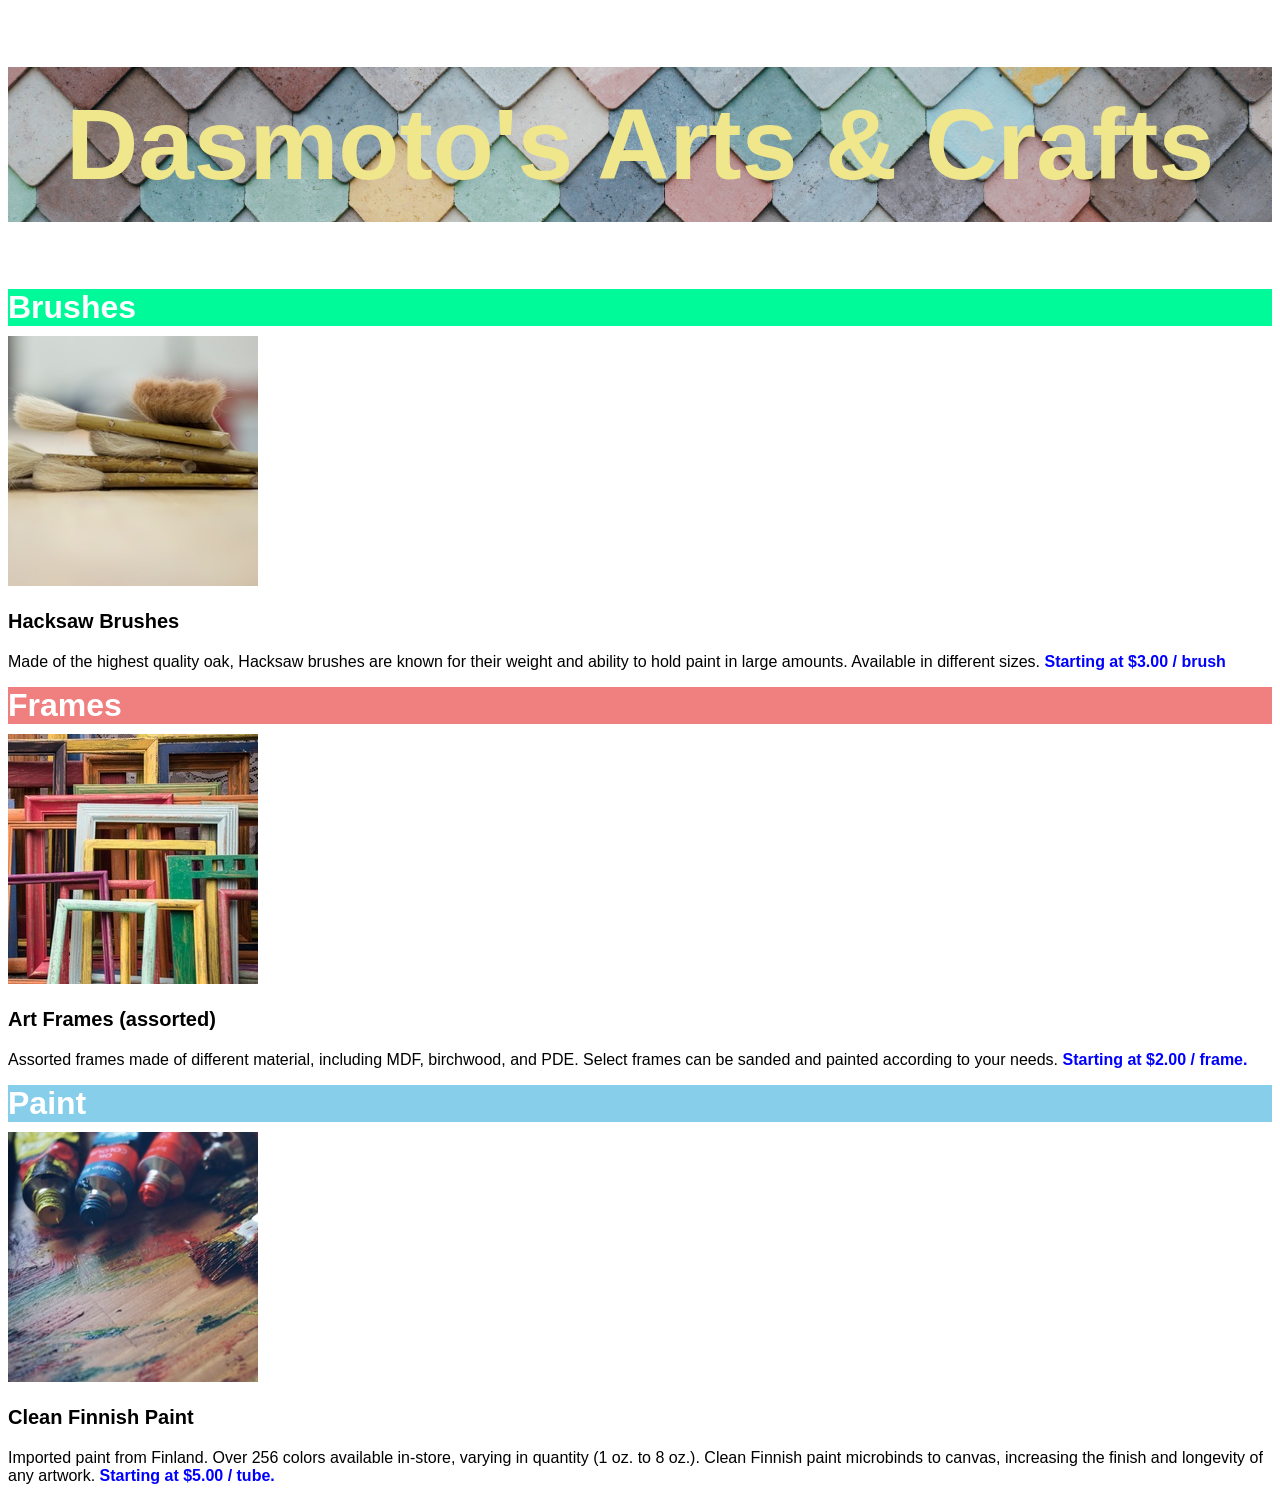
<file: Full Stack Engineer/1. Web Development Foundations/1.4 Developing Websites Locally/Project - Off-Platform Project: dasmoto's Arts & Crafts/index.html>
<!DOCTYPE html>
<html>
    <head>
        <link href='style.css' rel='stylesheet' type='text/css'/>
    </head>
    <body>
        <main>
            <div class="pattern">
                <h1>Dasmoto's Arts & Crafts</h1>
            </div>
        </main>
        <!--brushes-->
        <section class="supporting">
            <div class="title">

                <div class="brushes">
                    <h2>Brushes</h2>
                        <img src="./hacksaw.jpeg">
                        <h3>Hacksaw Brushes</h3>
                            <p>Made of the highest quality oak, Hacksaw brushes are known for their weight and ability to hold paint in large amounts. Available in different sizes. <a class="price">Starting at $3.00 / brush</a></p>
                </div>
            <!--frames-->
                <div class="frames">
                    <h2>Frames</h2>
                        <img src="./frames.jpeg">
                        <h3>Art Frames (assorted)</h3>
                            <p>Assorted frames made of different material, including MDF, birchwood, and PDE. Select frames can be sanded and painted according to your needs. <a class="price">Starting at $2.00 / frame.</a></p>
                </div>
            <!--paint-->
                <div class="paint">
                    <h2>Paint</h2>
                        <img src="./finnish.jpeg">
                        <h3>Clean Finnish Paint</h3>
                            <p>Imported paint from Finland. Over 256 colors available in-store, varying in quantity (1 oz. to 8 oz.). Clean Finnish paint microbinds to canvas, increasing the finish and longevity of any artwork. <a class="price">Starting at $5.00 / tube.</a></p>
                </div>
            </div>
        </section>
    </body>
</html>
</file>
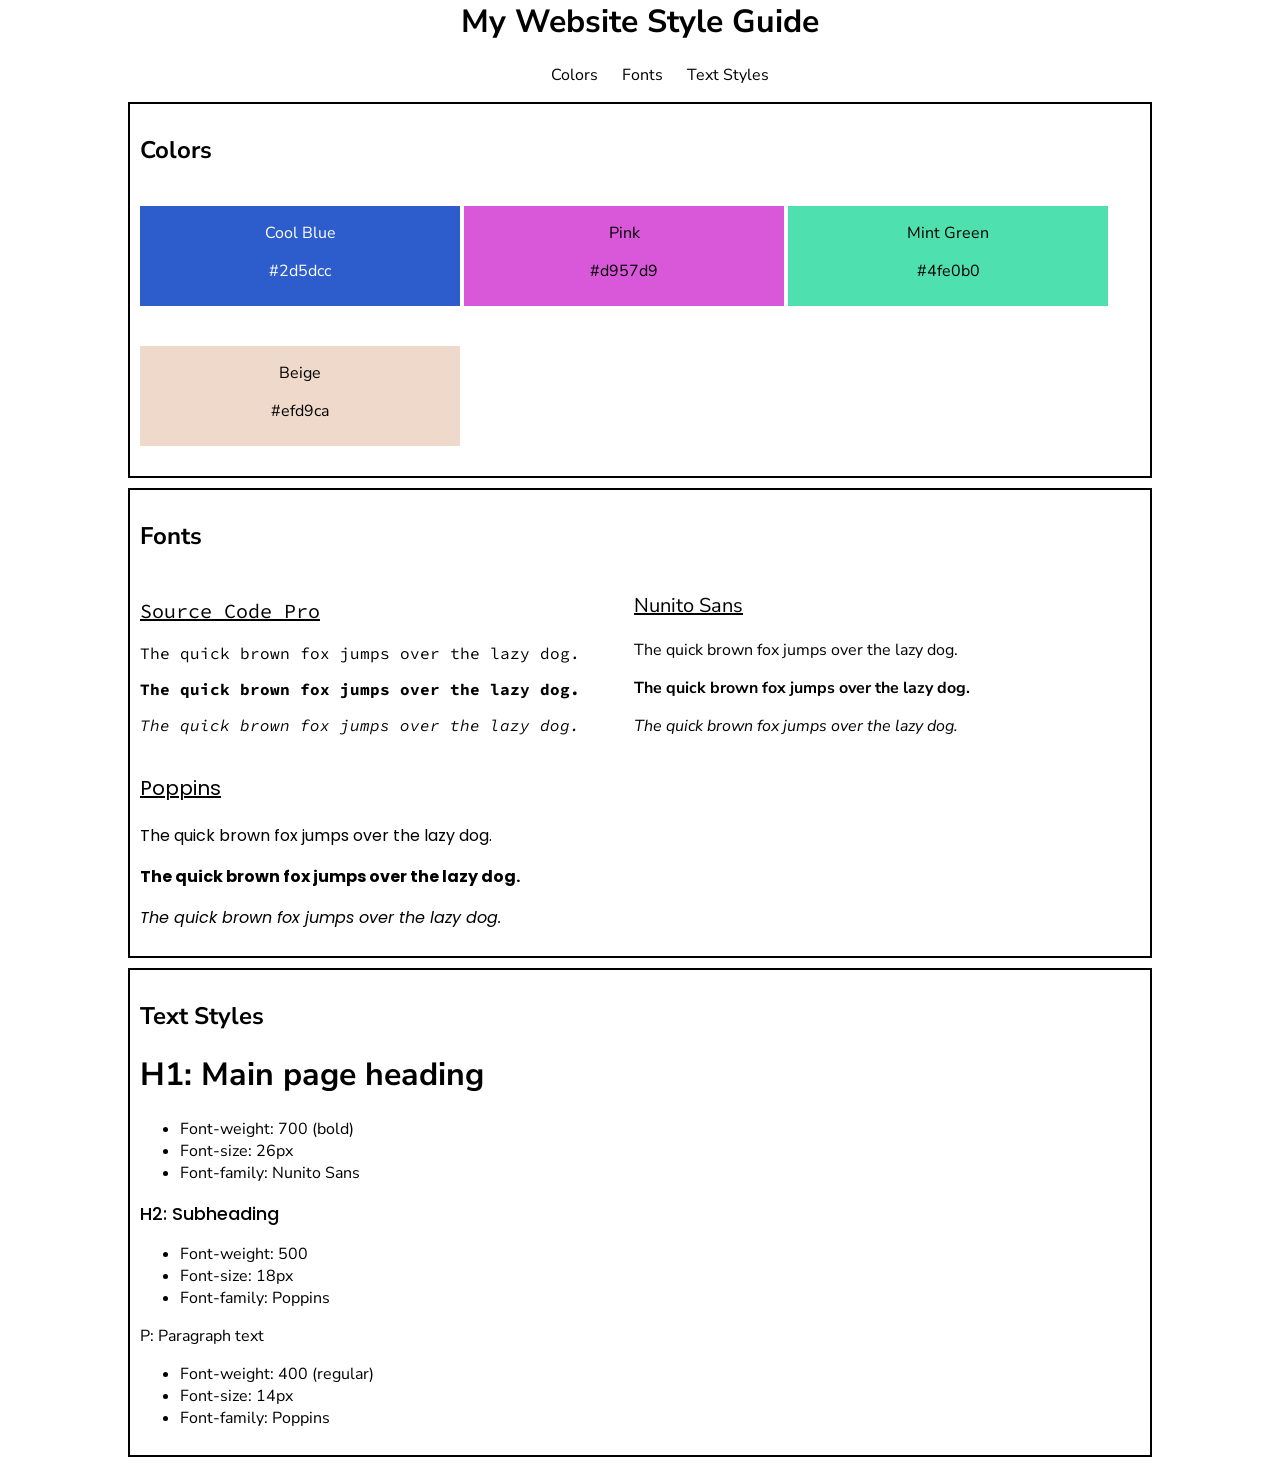
<file: Full Stack Engineer/1. Web Development Foundations/1.6 Improved Styling with CSS/1.6.8 Challenge Project: Build a Website Design System/index.html>
<! DOCTYPE html>
<html>
    <head>
        <title>Style Guide</title>
        <link rel="preconnect" href="https://fonts.googleapis.com">
        <link rel="preconnect" href="https://fonts.gstatic.com" crossorigin>
        <link href="https://fonts.googleapis.com/css2?family=Nunito+Sans:ital,opsz,wght@0,6..12,200..1000;1,6..12,200..1000&family=Poppins:ital,wght@0,100;0,200;0,300;0,400;0,500;0,600;0,700;0,800;0,900;1,100;1,200;1,300;1,400;1,500;1,600;1,700;1,800;1,900&family=Source+Code+Pro:ital,wght@0,200..900;1,200..900&display=swap" rel="stylesheet">
        <link href="./style.css" type="text/css" rel="stylesheet">
    </head>

    <body>
        <header>
            <h1>My Website Style Guide</h1>
            <nav>
                <ul>
                    <li class="top"><a href="#colors">Colors</a></li>
                    <li class="top"><a href="#fonts">Fonts</a></li>
                    <li class="top"><a href="#styles">Text Styles</a></li>
                </ul>
            </nav>
        </header>
        <main>
            <!--colors-->
            <div id="colors">
                <h2>Colors</h2>
                    <div class="colors-container">
                        <!--cool blue-->
                        <div class="panel blue">
                            <p>Cool Blue</p>
                            <p>#2d5dcc</p>
                        </div>
                        <!--pink-->
                        <div class="panel pink">
                            <p>Pink</p>
                            <p>#d957d9</p>
                        </div>
                        <!--mint green-->
                        <div class="panel green">
                            <p>Mint Green</p>
                            <p>#4fe0b0</p>
                        </div>
                        <!--beige-->
                        <div class="panel beige">
                            <p>Beige</p>
                            <p>#efd9ca</p>
                        </div>
                    </div>
            </div>
            <!--fonts-->
            <div id="fonts">
                <h2>Fonts</h2>
                    <!--source code pro-->
                    <div class="fonts-container">
                        <div class="fonts-panel source-code-pro">
                            <h3>Source Code Pro</h3>
                            <p class="regular">The quick brown fox jumps over the lazy dog.</p>
                            <p class="bold">The quick brown fox jumps over the lazy dog.</p>
                            <p class="italic">The quick brown fox jumps over the lazy dog.</p>
                        </div>
                        <!--nunito sans-->
                        <div class="fonts-panel nunito-sans">
                            <h3>Nunito Sans</h3>
                            <p class="regular">The quick brown fox jumps over the lazy dog.</p>
                            <p class="bold">The quick brown fox jumps over the lazy dog.</p>
                            <p class="italic">The quick brown fox jumps over the lazy dog.</p>
                        </div>
                        <!--poppins-->
                        <div class="fonts-panel poppins">
                            <h3>Poppins</h3>
                            <p class="regular">The quick brown fox jumps over the lazy dog.</p>
                            <p class="bold">The quick brown fox jumps over the lazy dog.</p>
                            <p class="italic">The quick brown fox jumps over the lazy dog.</p>
                        </div>
                    </div>
            </div>
            <!--textstyles-->
            <div id="styles">
                <h2>Text Styles</h2>
                    <div class="styles-container">
                    <!--H1-->
                        <div class="style-panel style-h1">
                            <h1>H1: Main page heading</h1>
                            <ul>
                                <li>Font-weight: 700 (bold)</li>
                                <li>Font-size: 26px</li>
                                <li>Font-family: Nunito Sans</li>
                            </ul>
                        </div>
                        <!--H2-->
                        <div class="style-panel style-h2">
                            <h2>H2: Subheading</h2>
                            <ul>
                                <li>Font-weight: 500</li>
                                <li>Font-size: 18px</li>
                                <li>Font-family: Poppins</li>
                            </ul>
                        </div>
                        <!--p-->
                        <div class="style-panel style-p">
                            <p>P: Paragraph text</p>
                            <ul>
                                <li>Font-weight: 400 (regular)
                                </li>
                                <li>Font-size: 14px</li>
                                <li>Font-family: Poppins</li>
                            </ul>
                        </div>
                    </div>
            </div>
        </main>
    </body>

    <footer>

    </footer>
</html>
</file>
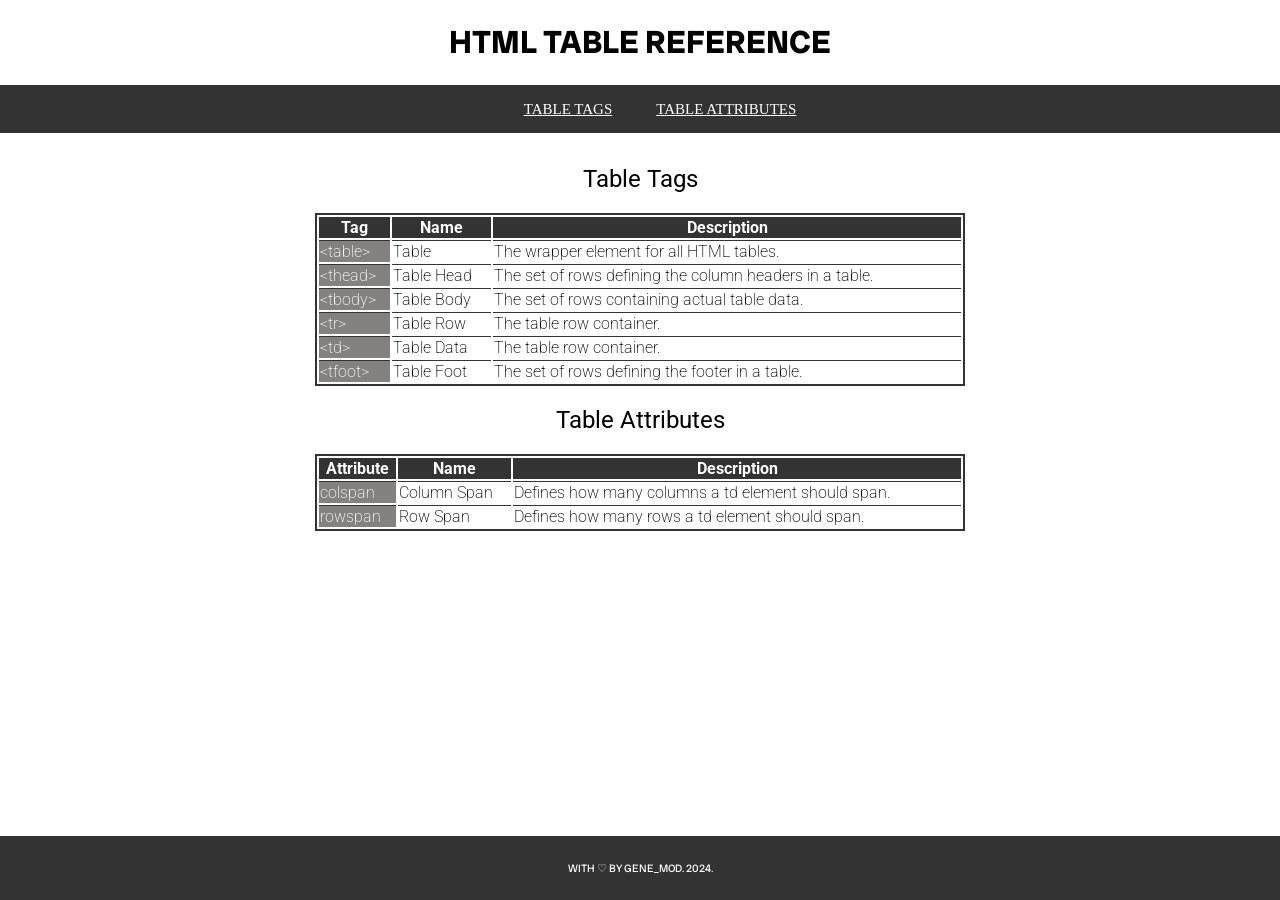
<file: Full Stack Engineer/1. Web Development Foundations/1.6 Improved Styling with CSS/1.6.4 Challenge Project: Build Your Own Cheat Sheet/html-css-cheatsheet-starting/index.html>
<!DOCTYPE html>
<html>
    <head>
        <title>HTML Table Reference</title>
        <link href="./styles.css" type="text/css" rel="stylesheet">
        <link rel="preconnect" href="https://fonts.googleapis.com">
        <link rel="preconnect" href="https://fonts.gstatic.com" crossorigin>
        <link href="https://fonts.googleapis.com/css2?family=Radio+Canada+Big:ital,wght@0,400..700;1,400..700&family=Roboto:ital,wght@0,100;0,300;0,400;0,500;0,700;0,900;1,100;1,300;1,400;1,500;1,700;1,900&display=swap" rel="stylesheet">
    </head>

    <body>
        <header>
            <h1>HTML Table Reference</h1>
            <nav>
                <a href="#tags">Table Tags</a>
                <a href="#attributes">Table Attributes</a>
            </nav>
        </header>
        <main>
            <!--Table Tags-->
            <div id="tags">
                <h2>Table Tags</h2>
                <table>
                    <thead>
                        <tr>
                            <th>Tag</th>
                            <th>Name</th>
                            <th>Description</th>
                        </tr>
                    </thead>
                    <tbody>
                        <!--<table<-->
                        <tr>
                            <td class="code">&lt;table&gt;</td>
                            <td>Table</td>
                            <td>The wrapper element for all HTML tables.</td>
                        </tr>
                        <!--<thead>-->
                        <tr>
                            <td class="code">&lt;thead&gt;</td>
                            <td>Table Head</td>
                            <td>The set of rows defining the column headers in a table.</td>
                        </tr>
                        <!--<tbody>-->
                        <tr>
                            <td class="code">&lt;tbody&gt;</td>
                            <td>Table Body</td>
                            <td>The set of rows containing actual table data.</td>
                        </tr>
                        <!--<tr>-->
                        <tr>
                            <td class="code">&lt;tr&gt;</td>
                            <td>Table Row</td>
                            <td>The table row container.</td>
                        </tr>
                        <!--<td>-->
                        <tr>
                            <td class="code">&lt;td&gt;</td>
                            <td>Table Data</td>
                            <td>The table row container.</td>
                        </tr>
                        <!--<tfoot>-->
                        <tr>
                            <td class="code">&lt;tfoot&gt;</td>
                            <td>Table Foot</td>
                            <td>The set of rows defining the footer in a table.</td>
                        </tr>
                    </tbody>
                </table>
            </div>
            
            <!--Table Attributes-->
            <div id="attributes">
                <h2>Table Attributes</h2>
                <table>
                    <thead>
                        <tr>
                            <th>Attribute</th>
                            <th>Name</th>
                            <th>Description</th>
                        </tr>
                    </thead>
                    <tbody>
                        <!--colspan-->
                        <tr>
                            <td class="code">colspan</td>
                            <td>Column Span</td>
                            <td>Defines how many columns a td element should span.</td>
                        </tr>
                        <!--rowspan-->
                        <tr>
                            <td class="code">rowspan</td>
                            <td>Row Span</td>
                            <td>Defines how many rows a td element should span.</td>
                        </tr>
                    </tbody>
                </table>
            </div>
        </main>
        <footer>
            <h6>With ♡ by gene_mod. 2024.</h6>
        </footer>
    </body>
</html>
</file>
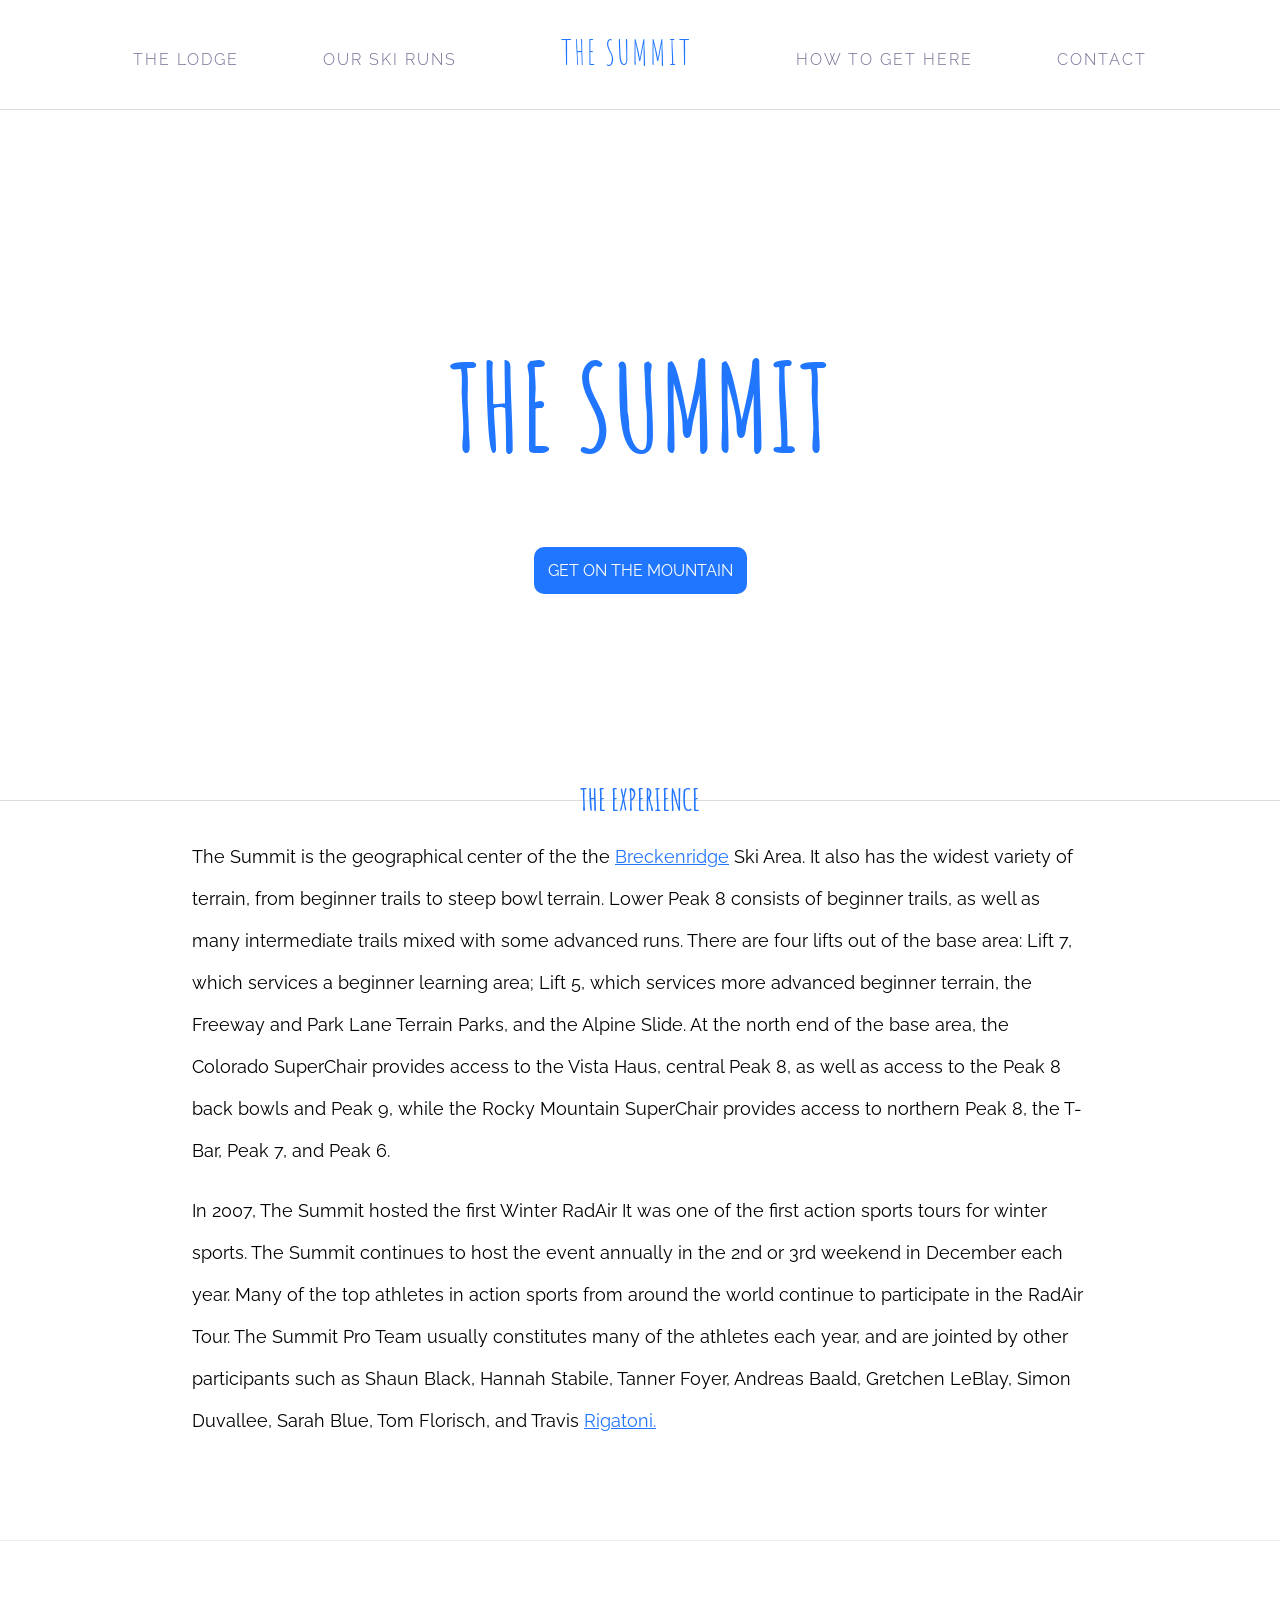
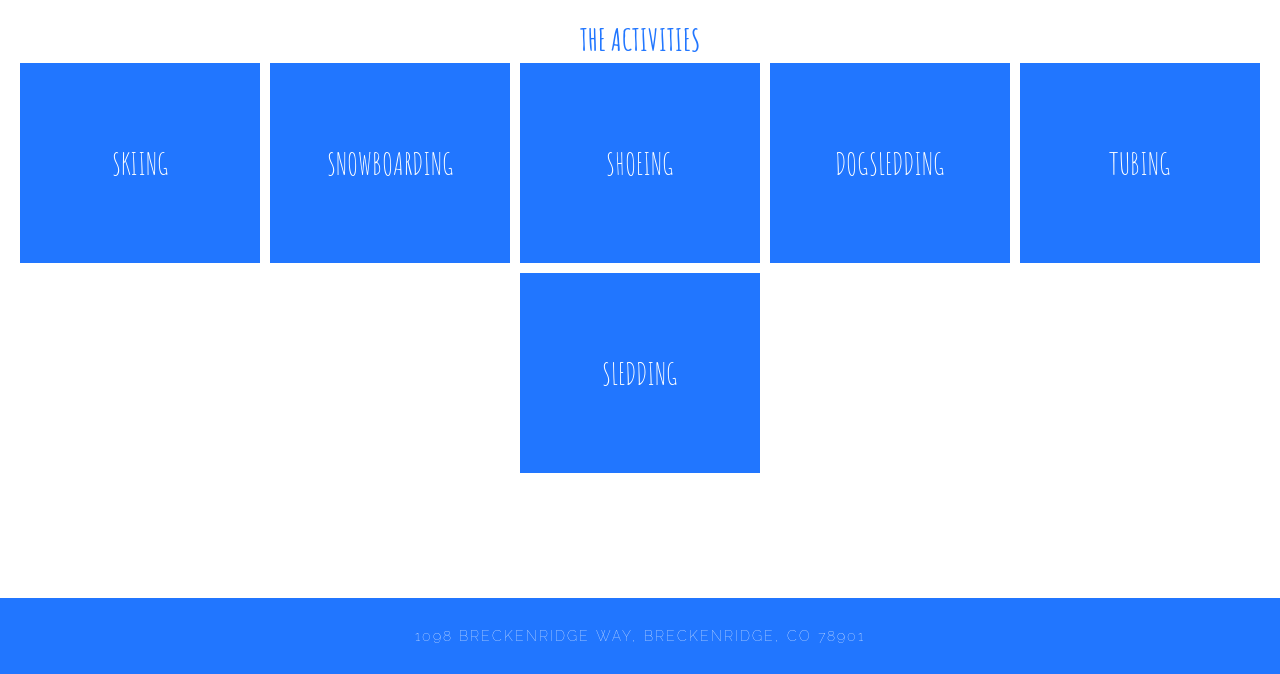
<file: Full Stack Engineer/1. Web Development Foundations/1.6 Improved Styling with CSS/1.6.5 Learn Links and Buttons/Project - The Summit/index.html>
<!DOCTYPE html>
<html>
  <head>
    <title>Experience the Summit at Breckenridge!</title>
    <link href="https://fonts.googleapis.com/css?family=Amatic+SC|Raleway:100,200,300,400,500,600,700,800,900" rel="stylesheet">
    <link rel="stylesheet" type="text/css" href="starting.css">
    <link rel="stylesheet" type="text/css" href="style.css">
  </head>
<body>
  <div class="navigation">
    <ul>
      <a class="nav-link">The Lodge</a>
      <a class="nav-link">Our Ski Runs</a>
      <a class="nav-link logo">The Summit</a>
      <a class="nav-link">How to Get Here</a>
      <a class="nav-link">Contact</a>
    </ul>
  </div>

  <div class="banner">
    <div class="banner-text">
      <h1>Experience</h1>
      <h2>The Summit</h2>
      <a href="#" class="btn">Get on the mountain</a>
    </div>
  </div>

  <div class="content">
    <h2>The Experience</h2>
    <div class="description">
      <p>The Summit is the geographical center of the the <a href="http://www.gobreck.com/">Breckenridge</a> Ski Area. It also has the widest variety of terrain, from beginner trails to steep bowl terrain. Lower Peak 8 consists of beginner trails, as well as many intermediate trails mixed with some advanced runs. There are four lifts out of the base area: Lift 7, which services a beginner learning area; Lift 5, which services more advanced beginner terrain, the Freeway and Park Lane Terrain Parks, and the Alpine Slide. At the north end of the base area, the Colorado SuperChair provides access to the Vista Haus, central Peak 8, as well as access to the Peak 8 back bowls and Peak 9, while the Rocky Mountain SuperChair provides access to northern Peak 8, the T-Bar, Peak 7, and Peak 6.</p>
      <p>In 2007, The Summit hosted the first Winter RadAir It was one of the first action sports tours for winter sports. The Summit continues to host the event annually in the 2nd or 3rd weekend in December each year. Many of the top athletes in action sports from around the world continue to participate in the RadAir Tour. The Summit Pro Team usually constitutes many of the athletes each year, and are jointed by other participants such as Shaun Black, Hannah Stabile, Tanner Foyer, Andreas Baald, Gretchen LeBlay, Simon Duvallee, Sarah Blue, Tom Florisch, and Travis <a href="https://www.google.com/search?q=rigatoni&rlz=1C5CHFA_enUS751US751&source=lnms&tbm=isch&sa=X&ved=0ahUKEwj5qu257ZvYAhVp3IMKHfkHDyUQ_AUICigB&biw=948&bih=1103">Rigatoni.</a></p>
    </div>
  </div>

  <div class="activities-panel">
    <h2>The Activities</h2>
    <a class="activity">
      Skiing
    </a>
    <a class="activity">
      Snowboarding
    </a>
    <a class="activity">
      Shoeing
    </a>
    <a class="activity">
      Dogsledding
    </a>
    <a class="activity">
      Tubing
    </a>
    <a class="activity">
      Sledding
    </a>
  </div>

  <div class="footer">
    <h2>1098 Breckenridge Way, Breckenridge, CO 78901</h2>
  </div>

  </body>
</html>
</file>
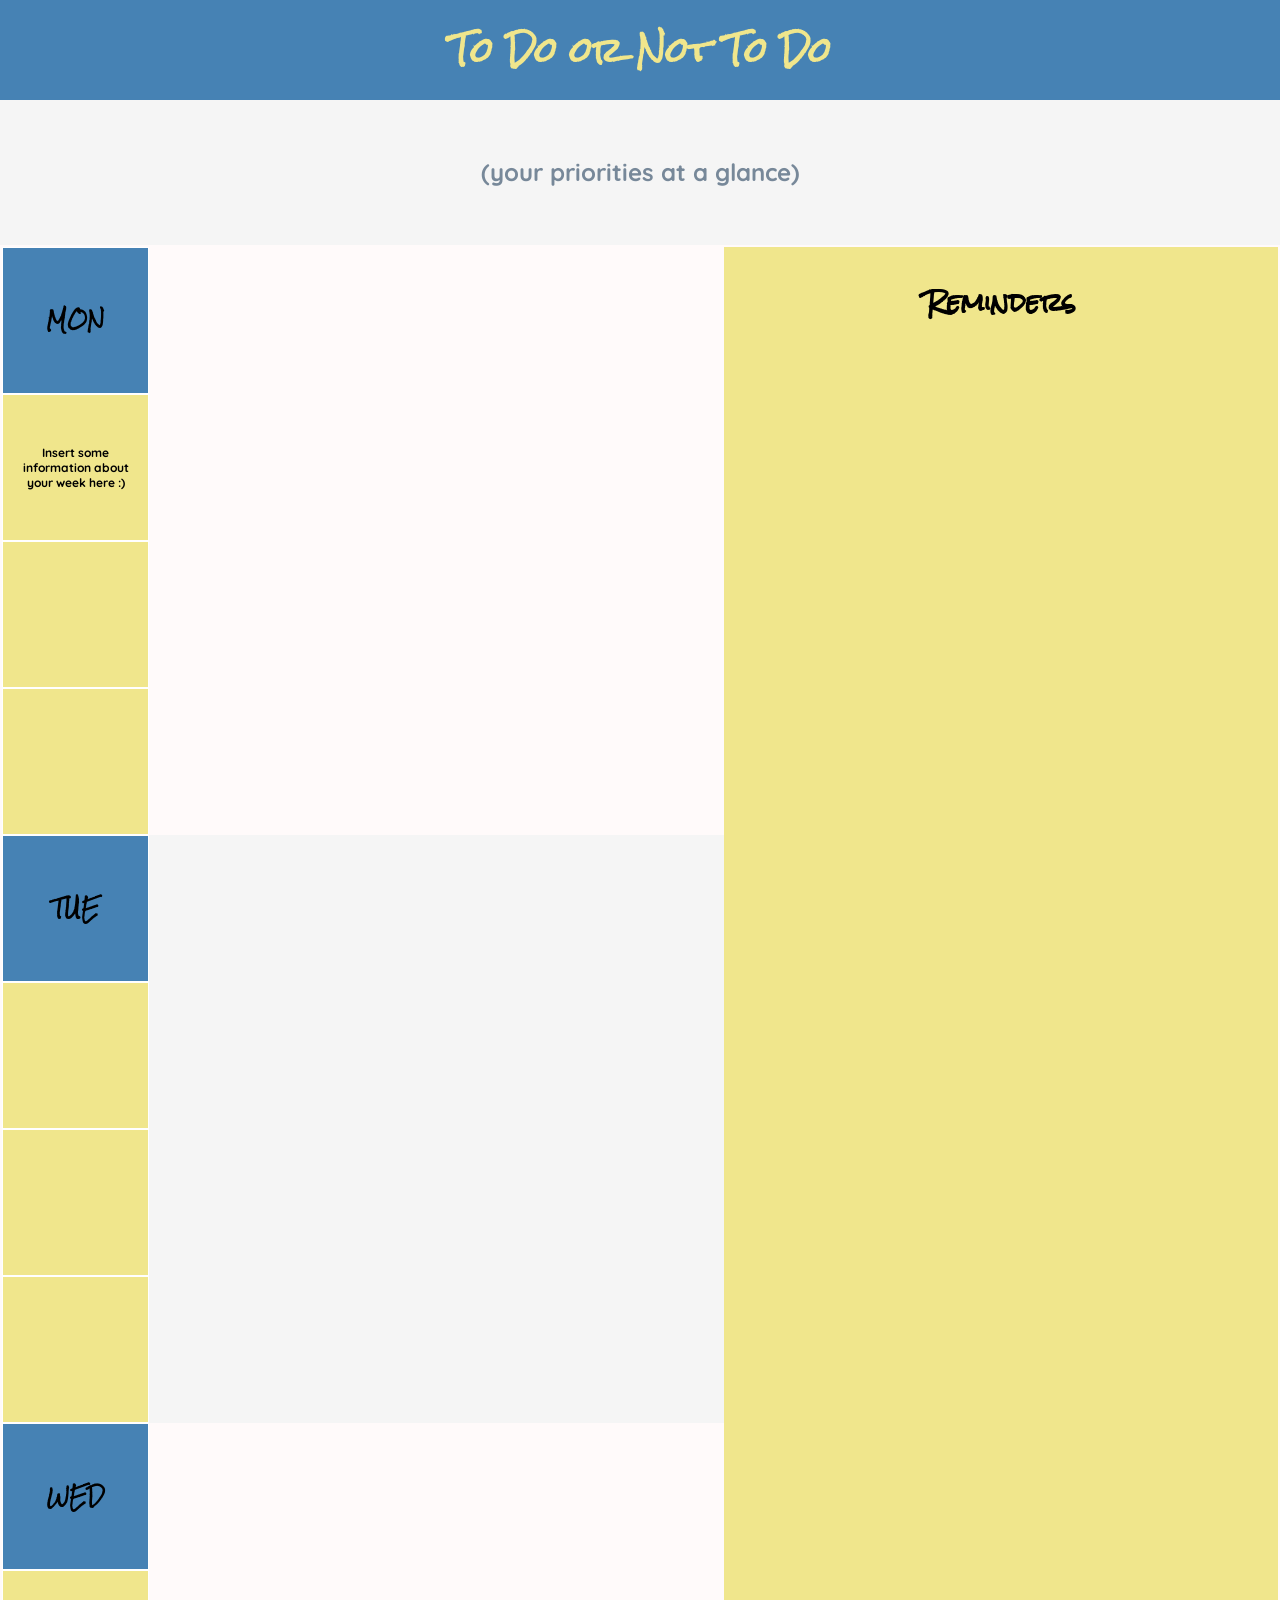
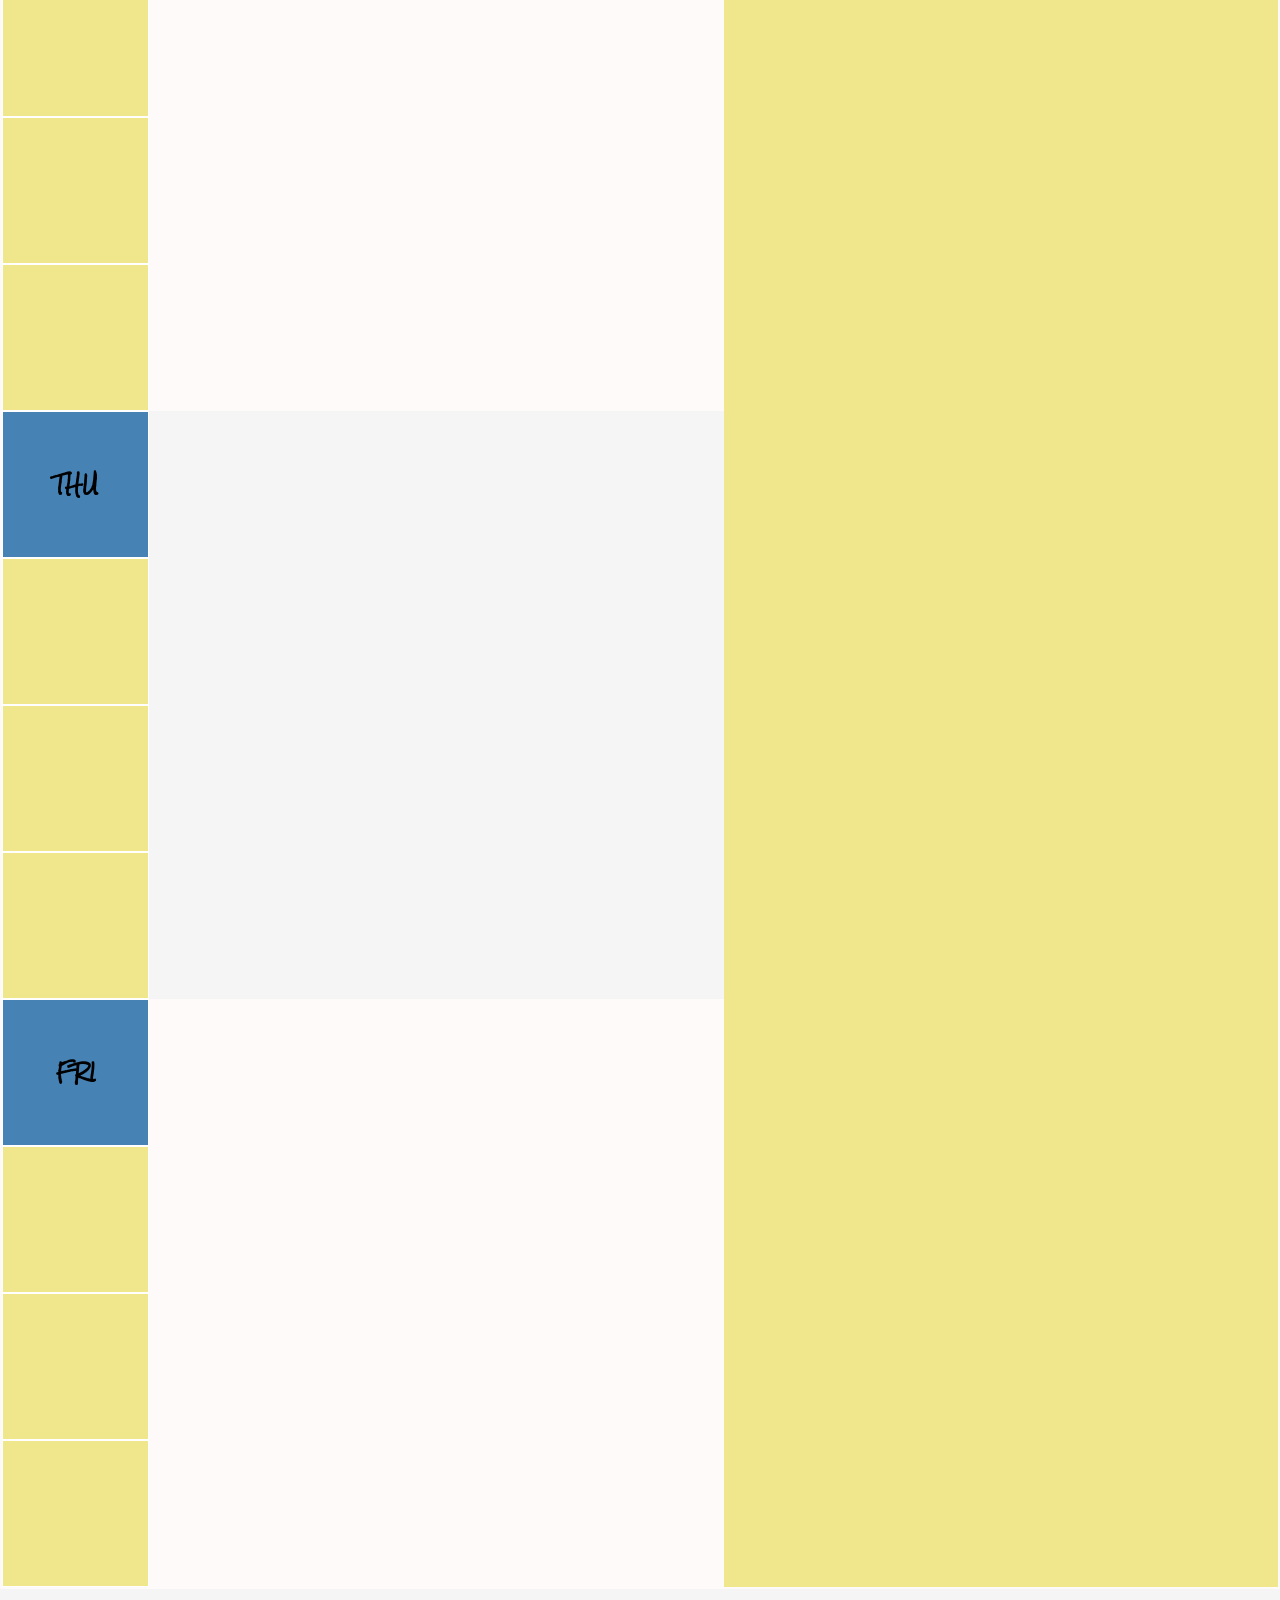
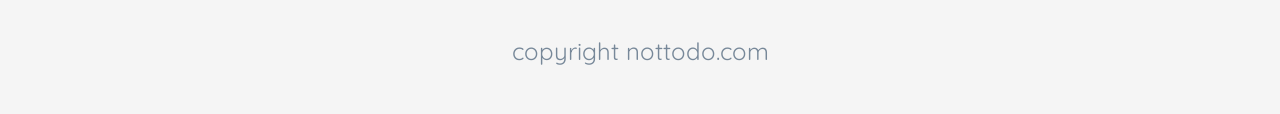
<file: Full Stack Engineer/1. Web Development Foundations/1.7 Making a Website Responsive/1.7.3 Layout with Flexbox/Project - Flexbox: To-Do App/index.html>
<!DOCTYPE html>
<html>

<head>
  <title>To Do App</title>
  <link rel='stylesheet' href='style.css'>
  <link href='https://fonts.googleapis.com/css?family=Quicksand' rel='stylesheet'>
  <link href='https://fonts.googleapis.com/css?family=Rock+Salt' rel='stylesheet'>
</head>
<body>

  <!-- Header -->
  <div id='header'>
    <h1>To Do or Not To Do</h1>
    <h2 class='tagline'>(your priorities at a glance)</h2>
  </div>

  <!-- App Container -->
  <div class='container'>

    <!-- To Do Section -->
    <div class='week'>
      <div class='row secondary-background'>
        <div class='day square'><h3>MON</h3></div>
        <div class='task square'>
          <p> Insert some information about your week here :) </p>
        </div>
        <div class='task square'></div>
        <div class='task square'></div>
      </div>
      <div class='row'>
        <div class='day square'><h3>TUE</h3></div>
        <div class='task square'></div>
        <div class='task square'></div>
        <div class='task square'></div>
      </div>
      <div class='row secondary-background'>
        <div class='day square'><h3>WED</h3></div>
        <div class='task square'></div>
        <div class='task square'></div>
        <div class='task square'></div>
      </div>
      <div class='row'>
        <div class='day square'><h3>THU</h3></div>
        <div class='task square'></div>
        <div class='task square'></div>
        <div class='task square'></div>
      </div>
      <div class='row secondary-background'>
        <div class='day square'><h3>FRI</h3></div>
        <div class='task square'></div>
        <div class='task square'></div>
        <div class='task square'></div>
      </div>
    </div>

    <!-- Reminders Section -->
    <div class='reminders'>
      <h3>Reminders</h3>
    </div>
  </div>

  <!-- Footer -->
  <footer>
    <span class='tagline'>copyright nottodo.com</span>
  </footer>
</body>
</html>
</file>
<file: Full Stack Engineer/1. Web Development Foundations/1.4 Developing Websites Locally/Project - Off-Platform Project: dasmoto's Arts & Crafts/style.css>
html, body {
    margin: 10;
    padding: 0;
  }

.pattern {
    height: 150px;
    background-image: url("./pattern.jpeg");
    -webkit-background-size: cover;
    -moz-background-size: cover;
    -o-background-size: cover;
    background-size: cover;
    margin-bottom: 60px;
    max-width: 100%;
    height: auto;
}

.pattern h1 {
    font-family: Helvetica;
    font-size: 100px;
    font-weight: bold;
    color: khaki;
    text-align: center;
    padding: 20px;
}

.brushes h2 {
    background-color: mediumspringgreen;
    width: 100%;
    margin: 0;
	padding: 0;
    margin: 10px auto;
}

.frames h2 {
    background-color: lightcoral;
    width: 100%;
    margin: 0;
	padding: 0;
    margin: 10px auto;
}

.paint h2 {
    background-color: skyblue;
    width: 100%;
    margin: 0;
	padding: 0;
    margin: 10px auto;
}

h2 {
    font-family: Helvetica;
    font-size: 32px;
    font-weight: bold;
    color: white;
}

h3 {
    font-family: Helvetica;
    font-weight: bold;
    font-size: 20px;
}

p {
    font-family: Helvetica;
}

.price {
    color: blue;
    font-family: Helvetica;
    font-weight: bold;
}
</file>
<file: Full Stack Engineer/1. Web Development Foundations/1.6 Improved Styling with CSS/1.6.8 Challenge Project: Build a Website Design System/style.css>
html {
    display: block;
}

body {
    font-family: 'Nunito Sans', sans-serif;
    margin: 0 10%;
}

header {
    display: block;
    text-align: center;
}

h1 {
   font-size: 2em;
   font-weight: bold;
}

.top {
    display: inline;
    margin: 0 10px;
}

.top a {
    text-decoration: none;
    color: #000000;
}

.top a:hover {
    color: rgb(239, 9, 9);
}

/*COLORS*/

#colors {
    border: 2px solid #000000;
    padding: 10px;
    margin: 10px auto;
}

#fonts {
    border: 2px solid #000000;
    padding: 10px;
    margin: 10px auto;
}

#styles {
    border: 2px solid #000000;
    padding: 10px;
    margin: 10px auto;
}

h2 {
    display: block;
    font-size: 1.5em;
    font-weight: bold;
}

div {
    display: block;
}

.colors-container {
    width: 100%;
}

.panel {
    display: inline-block;
    width: 32%;
    text-align: center;
    margin: 20px auto;
    min-height: 100px;
}

.blue {
    background-color: #2d5dcc;
    color: #ffffff;
}

.pink {
    background-color: #d957d9;
    color: #000000;
}

.green {
    background-color: #4fe0b0;
    color: #000000;
}

.beige {
    background-color: #efd9ca;
    color: #000000;
}

/*FONTS*/

.font-container {
    width: 100%;
}

.fonts-panel {
    width: 49%;
    display: inline-block;
}

.source-code-pro {
    font-family: 'Source Code Pro', monospace;
}

.nunito-sans {
    font-family: 'Nunito Sans', monospace;
}

.poppins {
    font-family: 'Poppins', monospace;
}

h3 {
    text-decoration: underline;
    font-size: 20px;
    font-style: normal;
    font-weight: 400;
}

.regular {
    font-style: normal;
}

.bold {
    font-weight: 700;
}

.italic {
    font-style: italic;
}

/*TEXT STYLES*/

.styles-container {
    width: 100%;
}

.styles-panel {
    display: block;
}

/*H1*/

.style-h1 h1 {
    font-weight: 700;
    font-size: 32px;
    font-family: 'Nunito Sans', sans-serif;
}

.style-h1 ul {
    display: block;
    list-style-type: disc;
}

.style-h1 li {
    display: list-item;
    text-align: match-parent;
}

/*H2*/

.style-h2 h2 {
    font-weight: 500;
    font-size: 18px;
    font-family: 'Poppins', monospace;
}

.style-h2 ul {
    display: block;
    list-style-type: disc;
}

.style-h2 li {
    display: list-item;
    text-align: match-parent;
}

/*p*/

.style-p h2 {
    font-weight: 400;
    font-size: 14px;
    font-family: 'Poppins', monospace;
}

.style-p ul {
    display: block;
    list-style-type: disc;
}

.style-p li {
    display: list-item;
    text-align: match-parent;
}
</file>
<file: Full Stack Engineer/1. Web Development Foundations/1.6 Improved Styling with CSS/1.6.4 Challenge Project: Build Your Own Cheat Sheet/html-css-cheatsheet-starting/styles.css>
html, body {
    margin: 0;
    padding: 10;
    background-color: white;
}

h1 {
    font-family: 'Radio Canada Big', serif;
    font-weight: 700;
    text-transform: uppercase;
    text-align: center;
    padding: 0;
}

nav {
    background-color: #333;
    position: absolute;
    width: 100%;
    padding: 15px 20px; 
    text-align: center;
}

nav a {
    color: #fff;
    font-size: 15px;
    text-transform: uppercase;
    display: inline;
    width: 80px;
    padding: 10px 20px;
}

a:hover {
    color: turquoise;
}

main {
    position: relative;
    top: 80px;
}

table {
    border: 2px solid #333;
    width: 650px;
    margin: 0 auto;
}

thead {
    background-color: #333;
    color: #fff;
}

th {
    font-family: 'Roboto', monospace;
    font-weight: 300 bold;
}

td {
    border-top: 1px solid #333;
    font-family: 'Roboto', monospace;
    font-weight: 200;
}

h2 {
    font-family: 'Roboto', monospace;
    font-weight: 400;
    text-align: center;
}

.code {
    background-color: #858181;
    color: #fff;
}

footer {
    background-color: #333;
    color: #fff;
    position: absolute;
    bottom: 0;
    width: 100%;
}

h6 {
    font-family: 'Radio Canada Big', serif;
    font-weight: 400;
    text-align: center;
    text-transform: uppercase;
}
</file>
<file: Full Stack Engineer/1. Web Development Foundations/1.6 Improved Styling with CSS/1.6.5 Learn Links and Buttons/Project - The Summit/starting.css>
body{
    background-color: #ffffff;
    margin: 0px;
    padding:0px;
  }
  .navigation{
    box-sizing: border-box;
    background-color: #ffffff;
    border-bottom: 1px solid #dddddd;
    left: 0px;
    overflow-y: auto;
    padding:30px;
    position: fixed;
    text-align: center;
    top: 0px;
    width: 100%;
    z-index: 999;
  }
  ul{
    margin: 0px;
    padding: 0px;
  }
  .navigation a{
    color: #736B92;
    display: inline-block;
    font-family: 'Raleway', sans-serif;
    font-size: 16px;
    font-weight: 300;
    letter-spacing: 2px;
    padding: 10px 40px;
    text-transform: uppercase;
  }
  a.logo{
    color: #2176FF;
    font-family: 'Amatic SC',sans-serif;
    font-size: 34px;
    padding: 0px 60px;
    text-align: center;
    text-transform: uppercase;
  }
  .banner{
    background-image: url("https://images.unsplash.com/photo-1418290232843-5d7a0bd93f7d?dpr=1&auto=format&crop=entropy&fit=crop&w=1500&h=1001&q=80&cs=tinysrgb");
    background-position: center top;
    background-size: cover;
    border-bottom: 1px solid #dddddd;
    height: 700px;
    position: relative;
    text-align: center;
    top: 100px;
    width: 100%;
  }
  .banner-text{
    position: relative;
    top: 200px;
  }
  h1{
    color: #ffffff;
    font-family: 'Raleway',sans-serif;
    font-size: 60px;
    font-weight: 100;
    letter-spacing: 2px;
    margin: 0px;
    text-align: center;
    text-transform: uppercase;
  }
  h2{
    color: #2176FF;
    font-family: 'Amatic SC',sans-serif;
    font-size: 30px;
    margin: 0px;
    text-align: center;
    text-transform: uppercase;
  }
  .banner h2{
    font-size: 120px;
    margin: -40px 0px 80px 0px;
  }
  .content{
    background-image: url('https://content.codecademy.com/courses/learn-links-and-buttons/project/mountain1.jpg');
    background-position: center top;
    background-size: cover;
    border-bottom: 1px solid #eeeeee;
    margin: 0 auto;
    overflow-y: auto;
    padding: 80px 0px;
    position: relative;
    text-align: center;
  }
  p{
    color: #000000;
    font-family: 'Raleway',sans-serif;
    font-size: 18px;
    line-height: 42px;
    text-align: left;
  }
  .description{
    display: inline-block;
    width: 70%;
  }
  .activities-panel{
    margin-bottom: 40px;
    padding: 80px 0px;
    text-align: center;
    display: flex;
    align-items: flex-start;
    flex-wrap: wrap;
    justify-content: center;
  }
  .activities-panel h2 {
    width: 100%;
  }
  .activity{
    background-color: #2176FF;
    box-sizing: border-box;
    width: 240px;
    height: 200px;
    display: flex;
    align-items: center;
    justify-content: center;
    color: #fff;
    font-family: 'Amatic SC',sans-serif;
    font-size: 30px;
    text-align: center;
    text-transform: uppercase;
    margin: 5px;
  }
  .footer{
    background-color: #2176FF;
    padding: 30px;
    text-align: center;
  }
  .footer h2{
    color: #ffffff;
    font-family: 'Raleway',sans-serif;
    font-size: 14px;
    font-weight: 100;
    letter-spacing: 2px;
  }
  
  a {
    cursor: default;
    text-decoration-line: none;
  }
</file>
<file: Full Stack Engineer/1. Web Development Foundations/1.6 Improved Styling with CSS/1.6.5 Learn Links and Buttons/Project - The Summit/style.css>
a {
    color: #2176FF;
    text-decoration: underline;
    cursor: pointer;
  }
  
  a:hover {
    text-decoration: none;
  }
  
  .nav-link {
    text-decoration: none;
  }
  
  .nav-link:hover {
    color: #5495ff;
  }
  
  .btn {
    background-color: #2176FF;
    border-radius: 10px;
    color: #ffffff;
    font-family: 'Raleway', sans-serif;
    font-size: 16px;
    font-weight: 400;
    padding: 14px;
    text-decoration: none;
    text-transform: uppercase;
    cursor: pointer;
  }
  
  .btn:hover {
    font-family: 'Raleway', sans-serif;
    border-radius: 10px;
    background-color: #ffffff;
    color: #2176FF;
    font-size: 16px;
    font-weight: 400;
    padding: 14px;
  }
  
  .btn:active {
    font-family: 'Raleway', sans-serif;
    font-size: 18px;
    transition: font-size .1s ease-in-out;
  }
  
  .activity {
    border: 1px solid #2176FF;
    cursor: pointer;
    text-decoration: none;
  }
  
  .activity:hover {
    background-color: #ffffff;
    color: #2176FF;
    transition: color .1s ease-in, background-color .1s ease-in; 
  }
  
  .activity:active {
    font-size: 40px;
    transition: font-size .1s;
  }
</file>
<file: Full Stack Engineer/1. Web Development Foundations/1.7 Making a Website Responsive/1.7.3 Layout with Flexbox/Project - Flexbox: To-Do App/style.css>
/* Universal Styles */
body {
    margin: 0px;
    background-color: whitesmoke;
    font-family: 'Rock Salt', cursive;
    text-align: center;
  }
  
  .secondary-background {
    background-color: snow;
  }
  
  .tagline {
    font-family: 'Quicksand', sans-serif;
    color: lightslategrey;
    line-height: 125px;
  }
  
  /* Header */
  h1 {
    margin: 0;
    background-color: steelblue;
    line-height: 100px;
    color: khaki;
  }
  
  h2 {
    margin: 10px;
  }
  
  /* App Container */
  .container {
    border: 2px solid snow;
    display: flex;
  }
  
  /* To Do Section */
  .week {
    display: inline-flex;
    flex-grow: 3;
    flex-direction: column;
  }
  
  .row {
    min-height: 200px;
    flex-wrap: wrap;
    justify-content: space-around;
    align-items: center;
  }
  
  .square {
    width: 125px;
    height: 125px;
    padding: 10px;
    display: flex;
    justify-content: center;
    align-items: center;
  }
  
  .day.square {
    background-color: steelblue;
    border: 1px solid white;
  }
  
  .task.square {
    background-color: khaki;
    border: 1px solid white;
  }
  
  .task p {
    font-family: 'Quicksand', sans-serif;
    font-weight: 700;
    font-size: 12px;
  }
  
  /* Reminders */
  .reminders {
    background-color: khaki;
    display: inline-flex;
    flex-grow: 2;
  }
  
  .reminders h3 {
    width: 100%;
    margin: 10px;
    color: black;
    line-height: 90px;
    font-size: 24px;
  }
  
  /* Footer */
  footer {
    font-size: 24px;
  }
</file>
